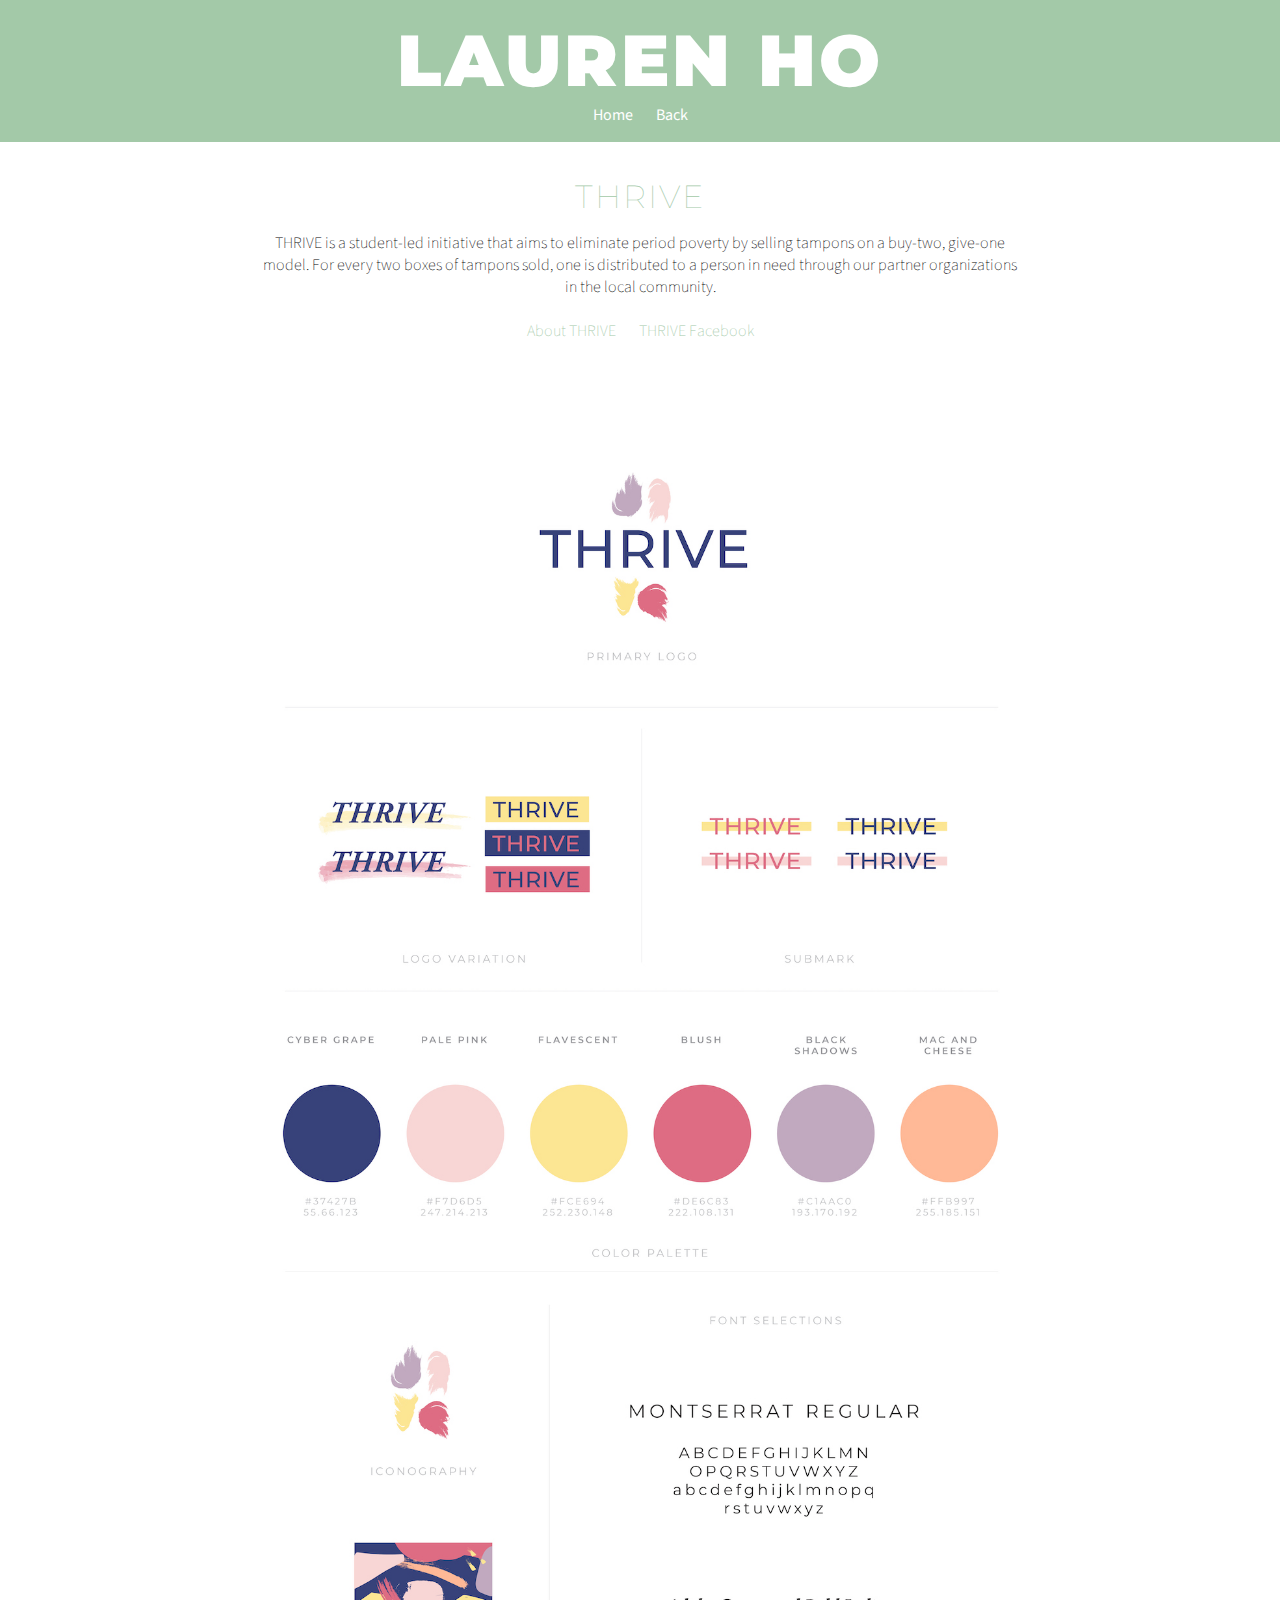
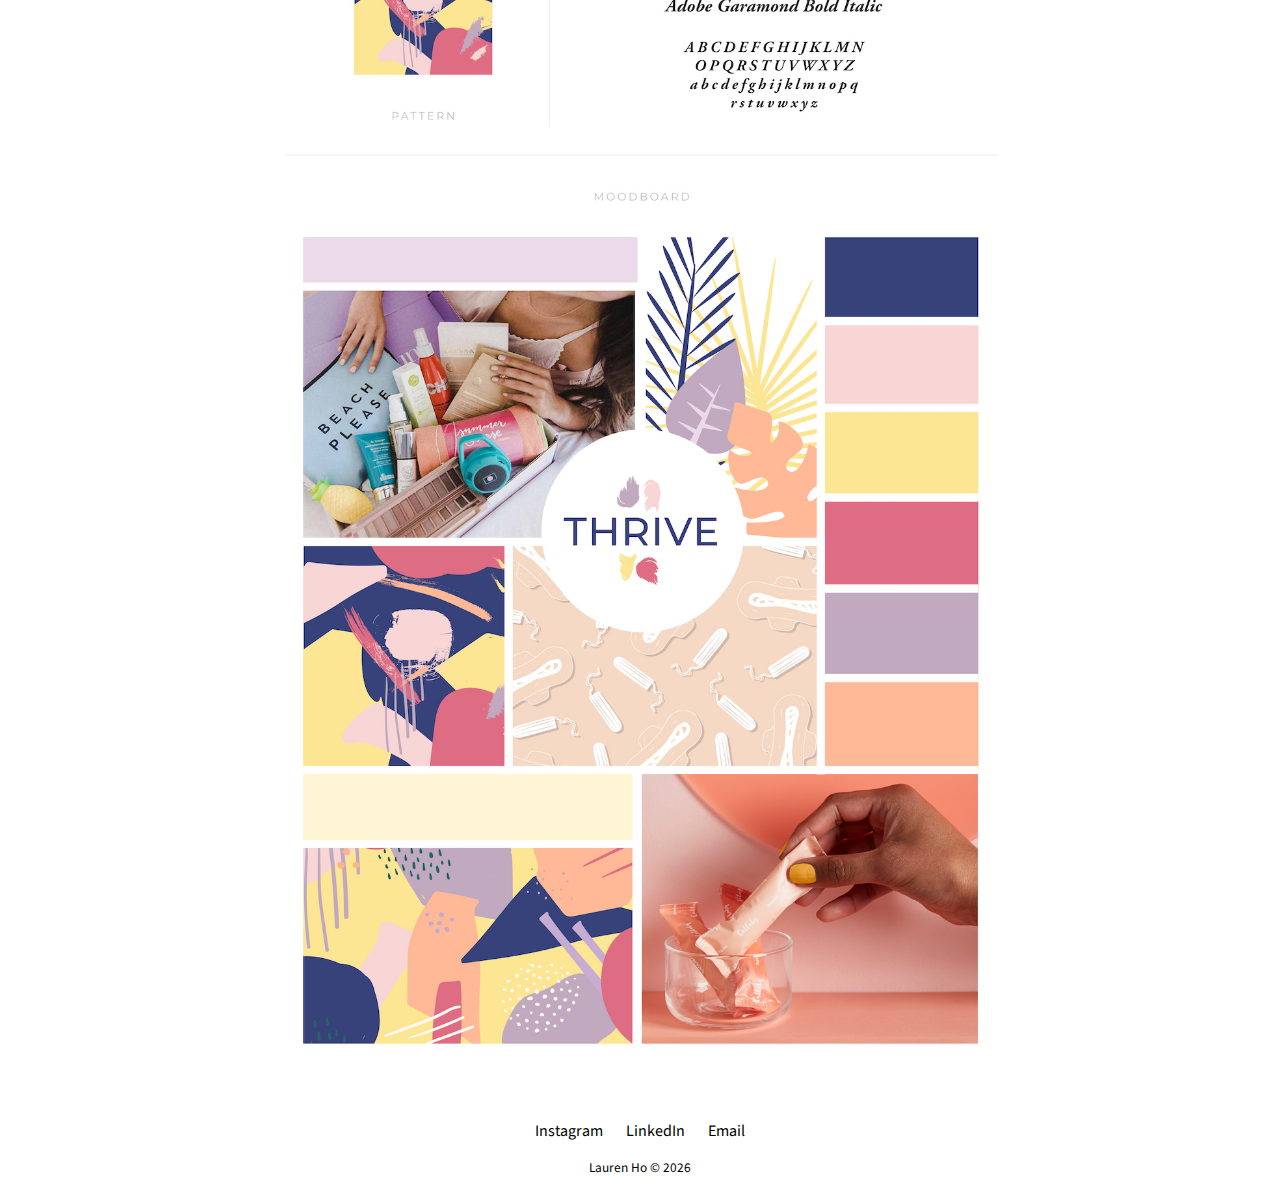
<file: thrive.html>
<!DOCTYPE html>
<!-- Lauren Ho 2019 -->
<html lang="en" dir="ltr">
<head>
  <meta charset="utf-8">
  <meta name="viewport" content="width=device-width, initial-scale=1.0">

  <title>Lauren Ho | THRIVE</title>
  <meta name="description" content="Lauren Ho">

  <link href="assets/styles2.css" rel="stylesheet" type="text/css">
  <link href="https://fonts.googleapis.com/css?family=Source+Sans+Pro" rel="stylesheet">
  <link href="https://fonts.googleapis.com/css?family=Montserrat" rel="stylesheet">

</head>

<body>

  <div class='topdog'>
    <h1 class='title'>Lauren Ho</h1>
    <a href='index.html'>Home</a>
    <a href='work.html'>Back</a>
  </div>

  <div class="details">
    <h2>THRIVE</h2>
    <p>THRIVE is a student-led initiative that aims to eliminate period poverty by selling tampons on a buy-two, give-one model.
       For every two boxes of tampons sold, one is distributed to a person in need through our partner organizations in the local community.
      <br><br>
      <a href='https://drive.google.com/open?id=10SyiiZxXOo8A7j01YuEbi3OO17BCrzjQP7zw62idZPg'>About THRIVE</a>
      <a href='https://facebook.com/thrivetampons'>THRIVE Facebook</a>
    </p>
  </div>

    <div class='deets'>
      <img src='assets/img/thrivebrand.jpg' alt='THRIVE Brand Board'>
    </div>

<!-- ignore -->
    <div class='footer'>
      <nav class='flinks'>
        <a href="http://instagram.com/lllawrn">Instagram</a>
        <a href="http://linkedin.com/in/lauren-ho/">LinkedIn</a>
        <a href="mailto:ho.laurenx@gmail.com?subject=A Portfolio Inquiry">Email</a>
      </nav>
      <small class='cr'>Lauren Ho &copy; <script type="text/javascript">document.write(new Date().getFullYear());</script></small>
    </div>

  </div>

</body>
</html>
</file>
<file: assets/styles2.css>
@font-face {
  font-family: proxima-nova;
  src: url(proxima_ssv/ProximaNova-Regular.otf) format("opentype");
}

* {
  box-sizing: border-box;
}

body {
  font-family: 'Source Sans Pro', sans-serif;
  font-style: normal;
  font-size: 1em;
  margin:0;
}

h1 {
  font-family: 'Montserrat', sans-serif;
  font-size: 4.5em;
  font-weight:1000;
  letter-spacing: 3px;
  text-transform: uppercase;
  color: #fff;
}

h2 {
  font-family: 'Montserrat', sans-serif;
  font-size: 2em;
  font-weight:lighter;
  letter-spacing: 2px;
  text-transform: uppercase;
  color: #A3C9A8;
  margin:0.3em 0 0.3em 0;
}

h3 {
  font-family: 'Source Sans Pro', sans-serif;
  font-size: 1em;
  font-style: normal;
  font-weight: 100;
  color: #fff;
}

h4 {
  font-family: 'Montserrat', sans-serif;
  font-size: 2em;
  font-weight: 100;
  color: #fff;
  text-transform: uppercase;
  border-bottom: 1px white solid;
}

p {
  font-family: 'Source Sans Pro', sans-serif;
  font-size: 1em;
  font-style: normal;
  font-weight: 100;
  color: #fff;
}

a {
  color:#fff;
  text-decoration: none;
  text-transform: none;
  padding: 10px;
}

a:hover {
  color:#fff;
  border: 1px solid;
  /* -webkit-transition: 1s; */
}

hr {
  border: 0;
  clear:both;
  display:block;
  width: 20%;
  background-color: white;
  height: 1px;
  margin-top:20px;
  margin-bottom: 20px;
}

/* home boy */
.main {
  display: grid;
  grid-template-areas:
    'content'
    'footer';
  align-items: center;
  width: 100%;

  position:fixed;
  margin: auto;
  top: 5em;
  right: 0;
  bottom:5em;
  left: 0;
}

  @media (min-width:600px) {
    .main {
      width: 55%;
    }
  }

.content {
  grid-area: content;
  display: grid;
  grid-template-areas:
    'title'
    'bio'
    'links';
  	justify-content: center;
  	text-align: center;

    padding: 2em;
    /* border:1px solid black;*/
    background-color: #A3C9A8;
}

.title {
  margin:auto;
}

.bio {
  margin:auto;
  padding-left:2em;
  padding-right:2em;
}

.links {
  margin:auto;
  text-align: center;
  padding:1em;
}

.links > a {
  padding:10px;
}

/* u better work bitch */
.work {
  display: grid;
  grid-template-areas:
  'topdog'
  'middog'
  'footer';
  padding:0;
  margin:0;
}

.topdog {
  grid-area: topdog;
  background-color:#A3C9A8;
  text-align: center;
  padding:1em 0;
}

.middog {
  grid-area: middog;
  display: grid;
  grid-template-areas:
    't1'
    'p1'
    't2'
    'p2';
  text-align: center;
  padding:1em 0;
  grid-gap:1em;
  justify-content: center;
  align-content:center;
}

.middog > div {
  display:flex;
  align-content:center;
  justify-content: center;
  flex-wrap: wrap;
}

.middog > div > figure {
	display: block;
	flex-basis: 100%;
	margin: 1em;
	border: none;
	background-color: rgba(0,0,0,0.05);
	text-align: center;
  align-items: flex-start;
}
	@media(min-width: 600px) {
		.middog > div > figure {
			flex-basis: calc(50% - 3em);
		}
	}
	@media(min-width: 900px) {
		.middog > div > figure {
			flex-basis: calc(100% / 3 - 2.5em);
		}
	}

figure {
  margin:0;
  position:relative;
}

figure > img {
  width:100%;
  height:100%;
  object-fit: cover;
  position:relative;
}

figure figcaption {
  opacity:0;
  height:100%;
  width:100%;
  position:absolute;
  top:0;
  padding:0 10%;

  display:flex;
  flex-direction: column;
  vertical-align: middle;
  justify-content: center;

  background-color: rgba(163,201,168,0);
  box-sizing: border-box;

  transition: background-color .2s ease-in;
  -moz-transition: background-color .2s ease-in;
  -webkit-transition: background-color .2s ease-in;
  -o-transition: background-color .2s ease-in;

  transition: opacity .2s ease-in;
  -moz-transition: opacity .2s ease-in;
  -webkit-transition: opacity .2s ease-in;
  -o-transition: opacity .2s ease-in;
}

figure figcaption > * {
  margin:0;
  target:blank;
}

figure:hover figcaption {
  background-color: rgba(163,201,168,0.9);
  opacity:1;
}

figcaption > a {
  border:none;
  text-transform: lowercase;
}

figcaption > a:hover {
  border:none;
  color:#68806B;
  -webkit-transition:0.2s;
}

/* who is going to read these */
.details {
  justify-content: center;
  align-content: center;
  text-align: center;
  margin:2% 20%;
}

.details > p {
  color:#000;
}

p > a {
  color: #a3C9A8;
}

p > a:hover {
  color: #a3C9A8;
  border:1px solid #a3C9A8;
}

.deets {
  display: grid;
  margin:2% 20%;
  align-items: center;
  grid-template-columns: repeat(auto-fit, minmax(300px, 1fr));
}

.deets img {
  object-fit: cover;
  position:relative;
  width:100%;
}

/* some1 pls foot my bill */

.footer {
  grid-area: footer;
  display: grid;
  grid-template-areas:
    'flinks'
    'cr';
  text-align: center;
  position: static;
  top:0;
  bottom:0;
  left:0;
  right:0;
  margin:20px 0;
}

.flinks {
  grid-area:flinks;
  margin-bottom: 1em;
}

.cr {
  grid-area: cr;
}

.footer a {
  font-size: 1em;
  color:black;
}

.footer a:hover {
  border:1px solid #A3C9A8;
}
</file>
